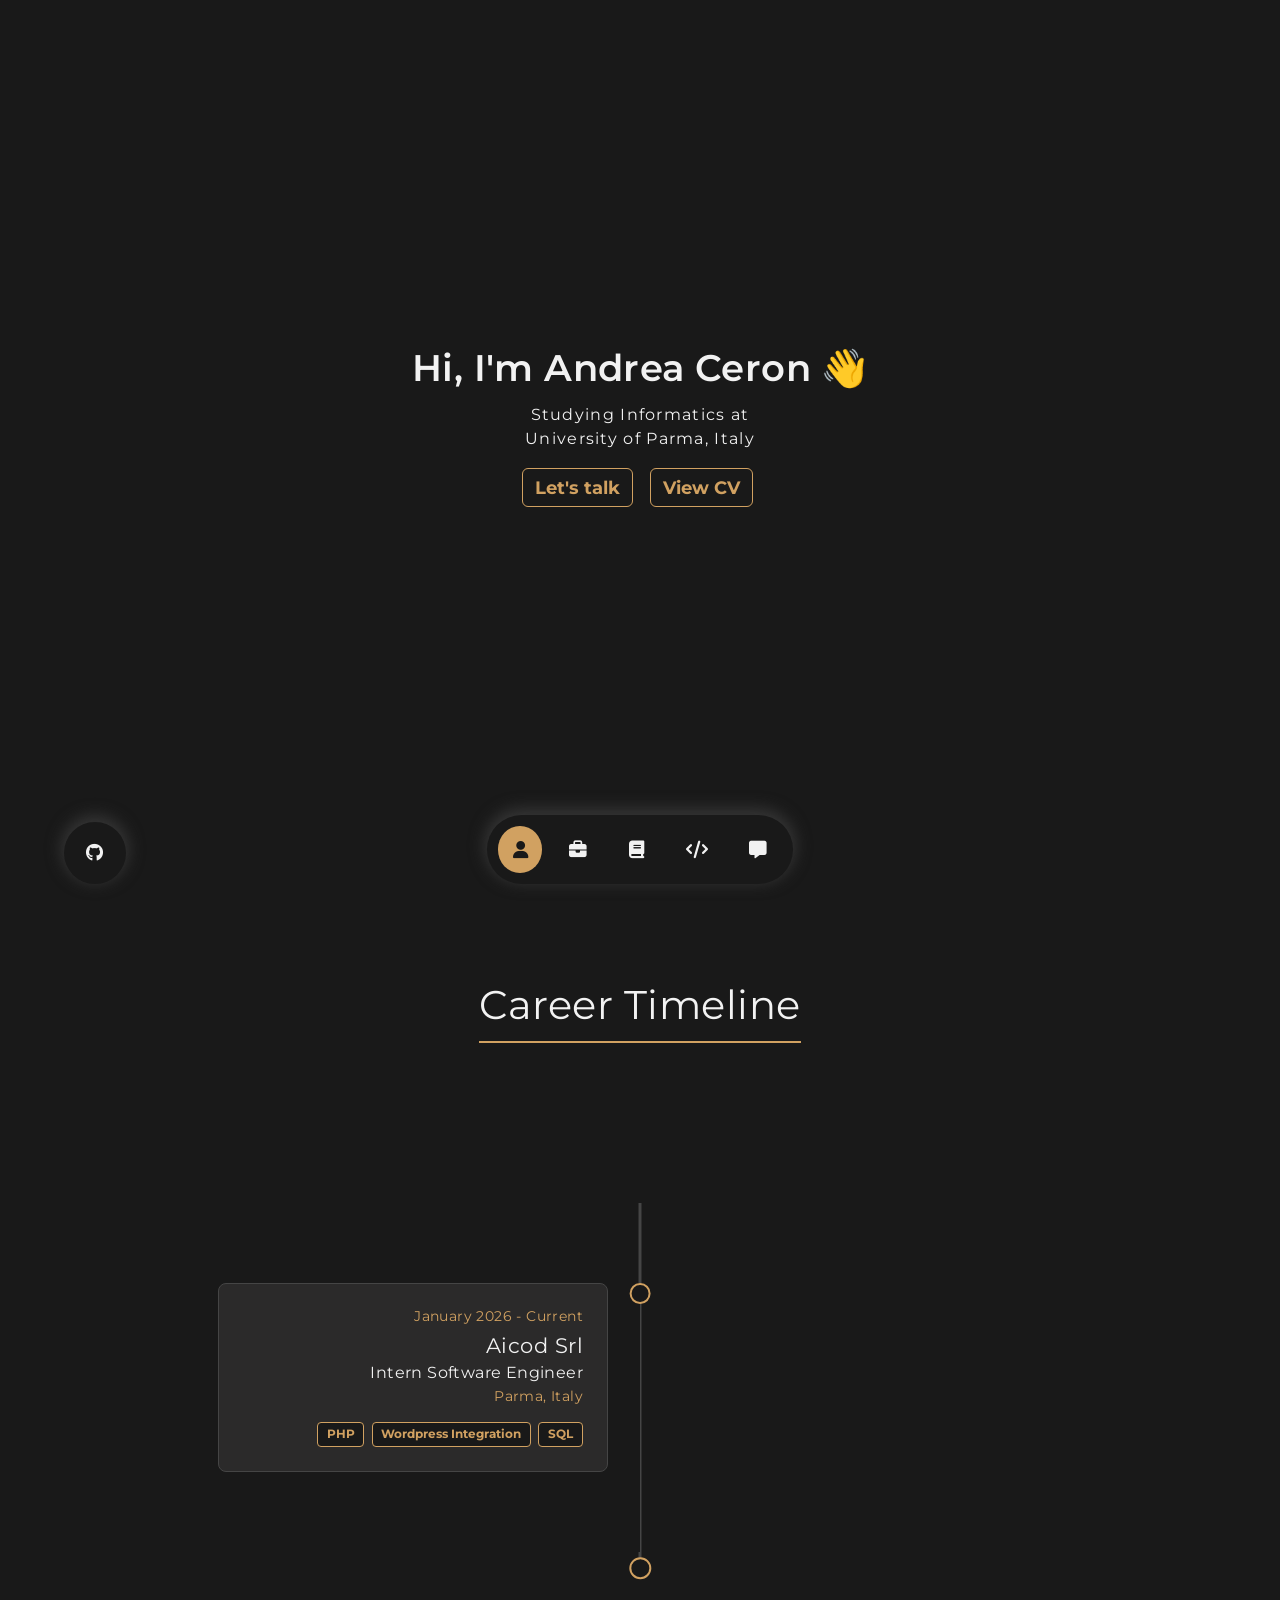
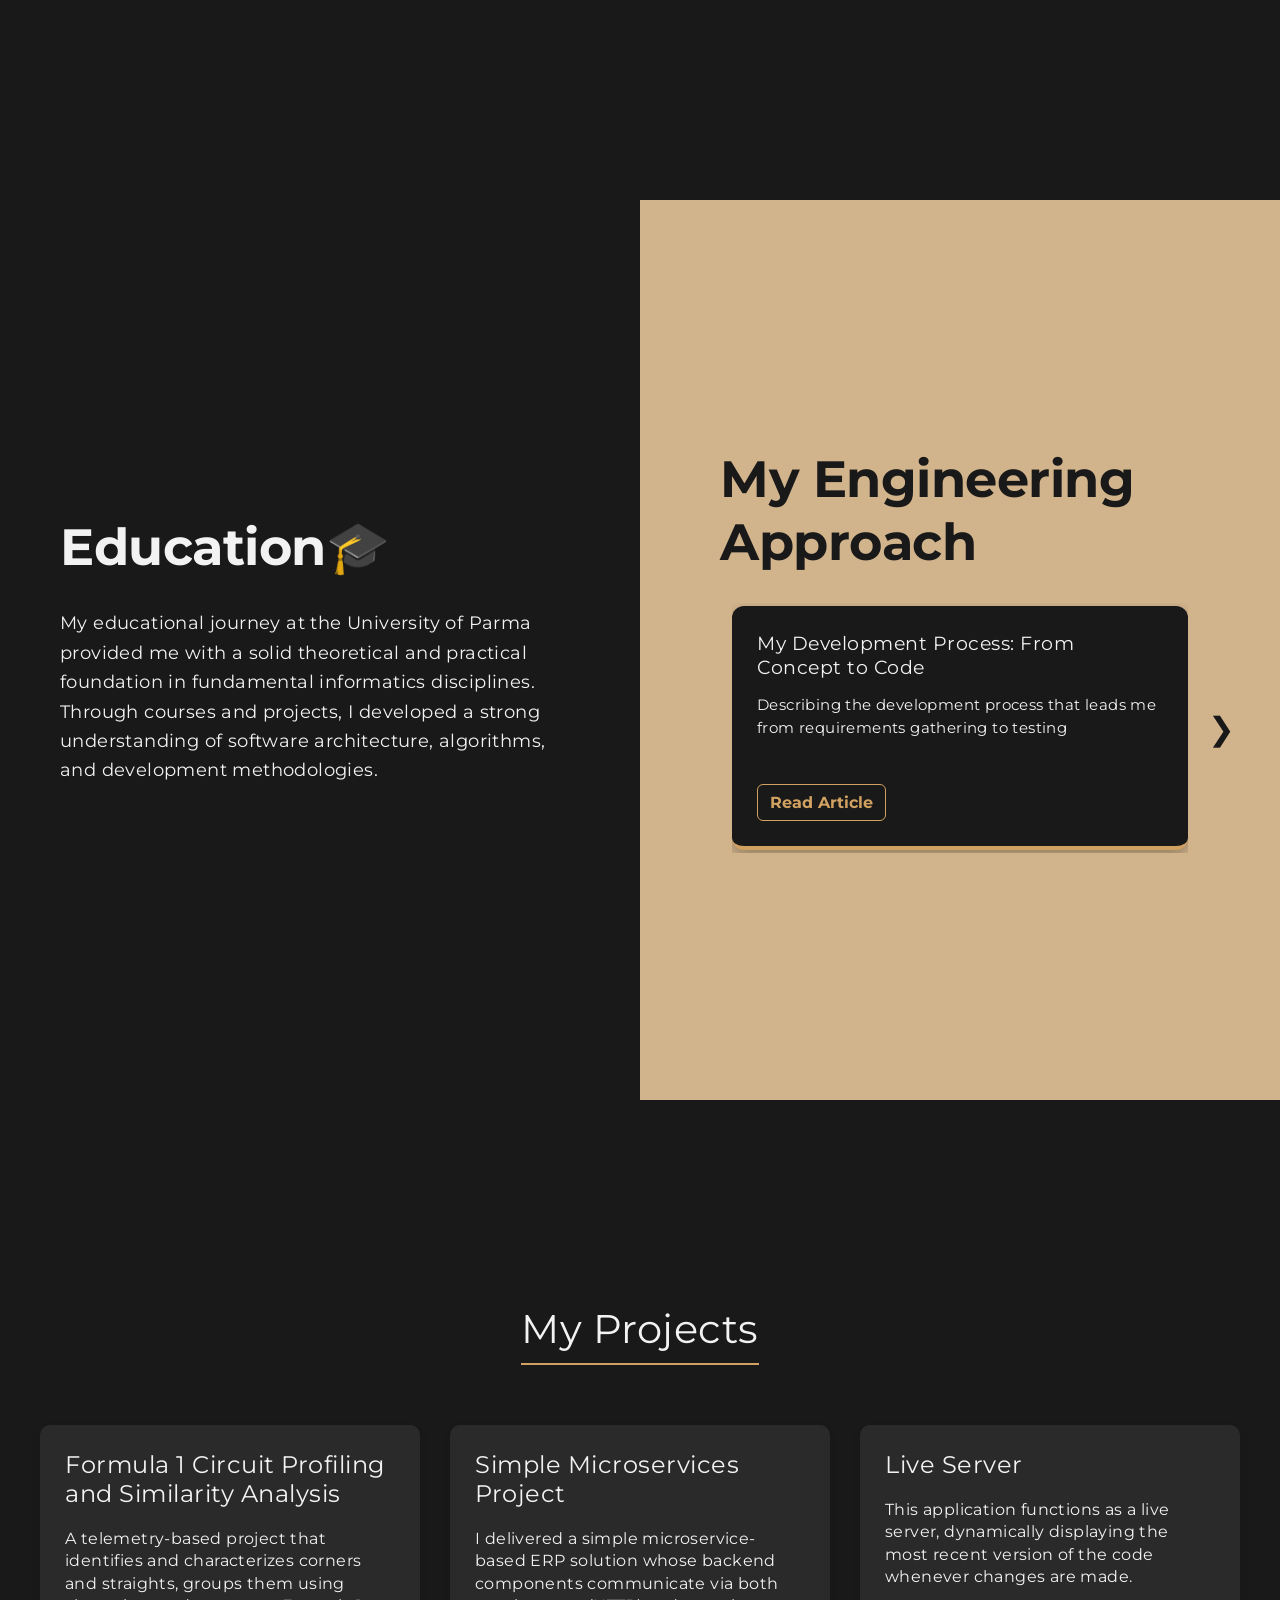
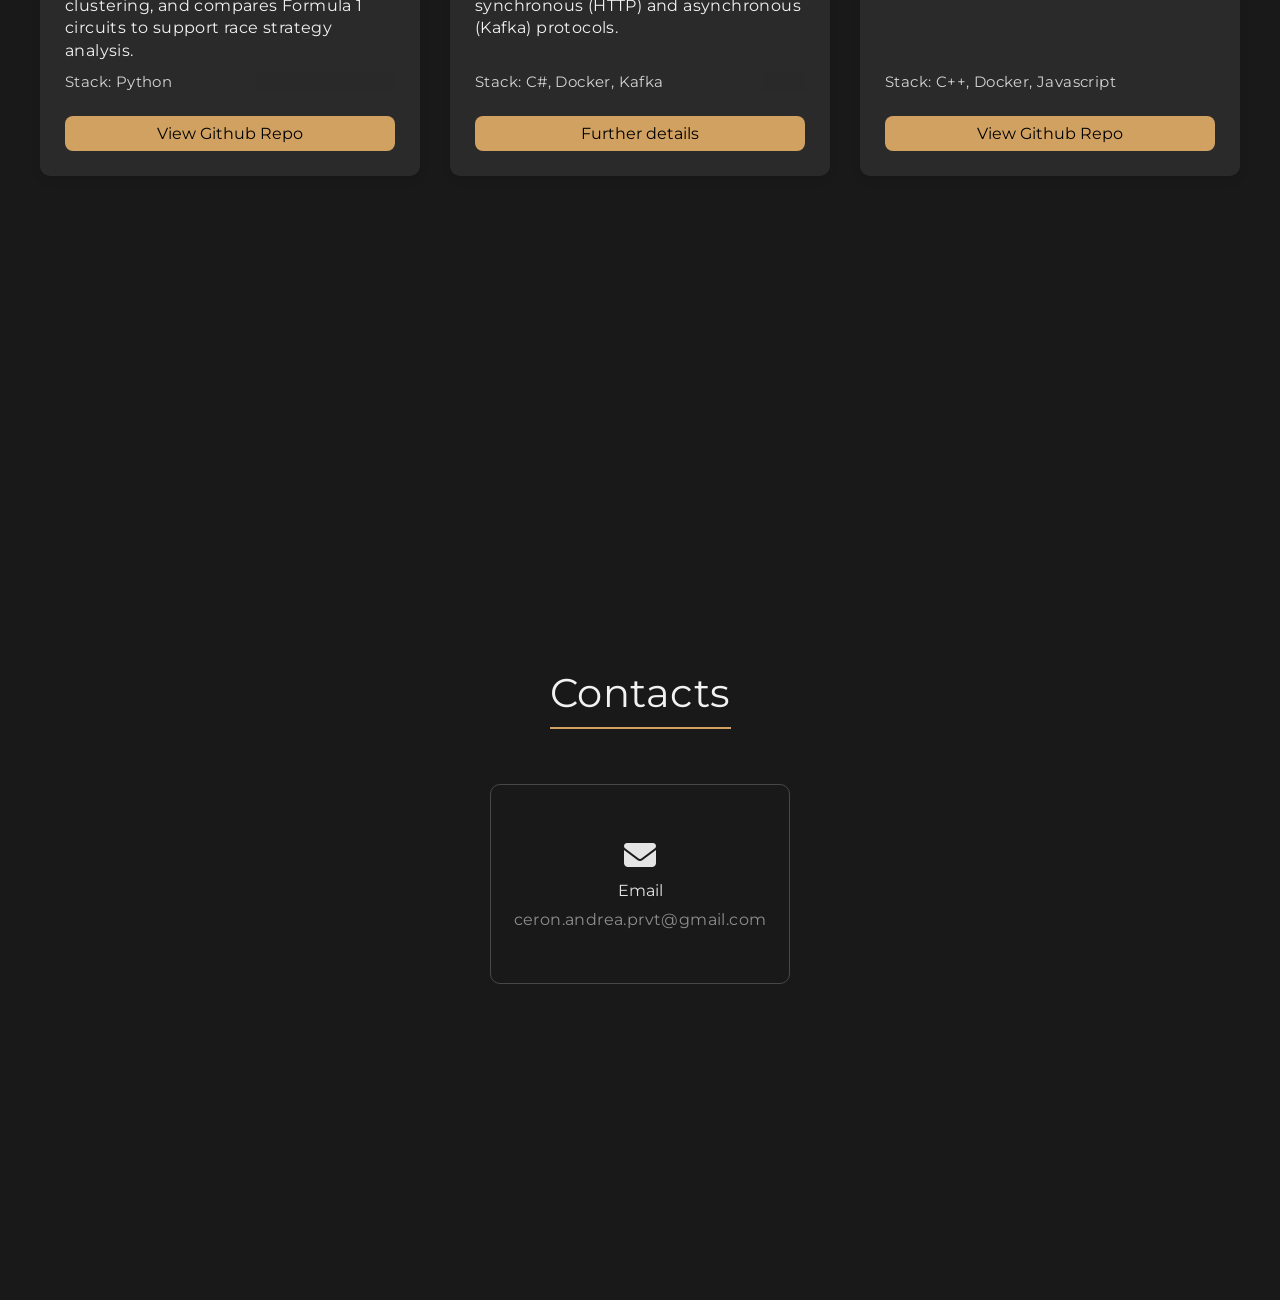
<file: index.html>
<!DOCTYPE html>
<html lang="it">
<head>
    <meta charset="UTF-8">
    <meta name="viewport" content="width=device-width, initial-scale=1.0">
    <title>Andrea Ceron</title>
    <link rel="stylesheet" href="https://cdnjs.cloudflare.com/ajax/libs/font-awesome/6.4.0/css/all.min.css">
    <link rel="stylesheet" href="css/app.css">
</head>
<body>
    <nav id="navbar">
    </nav>
    <main id="app">
    </main>
    <script type="module" src="script/Router.js"></script>

</body>
</html>
</file>
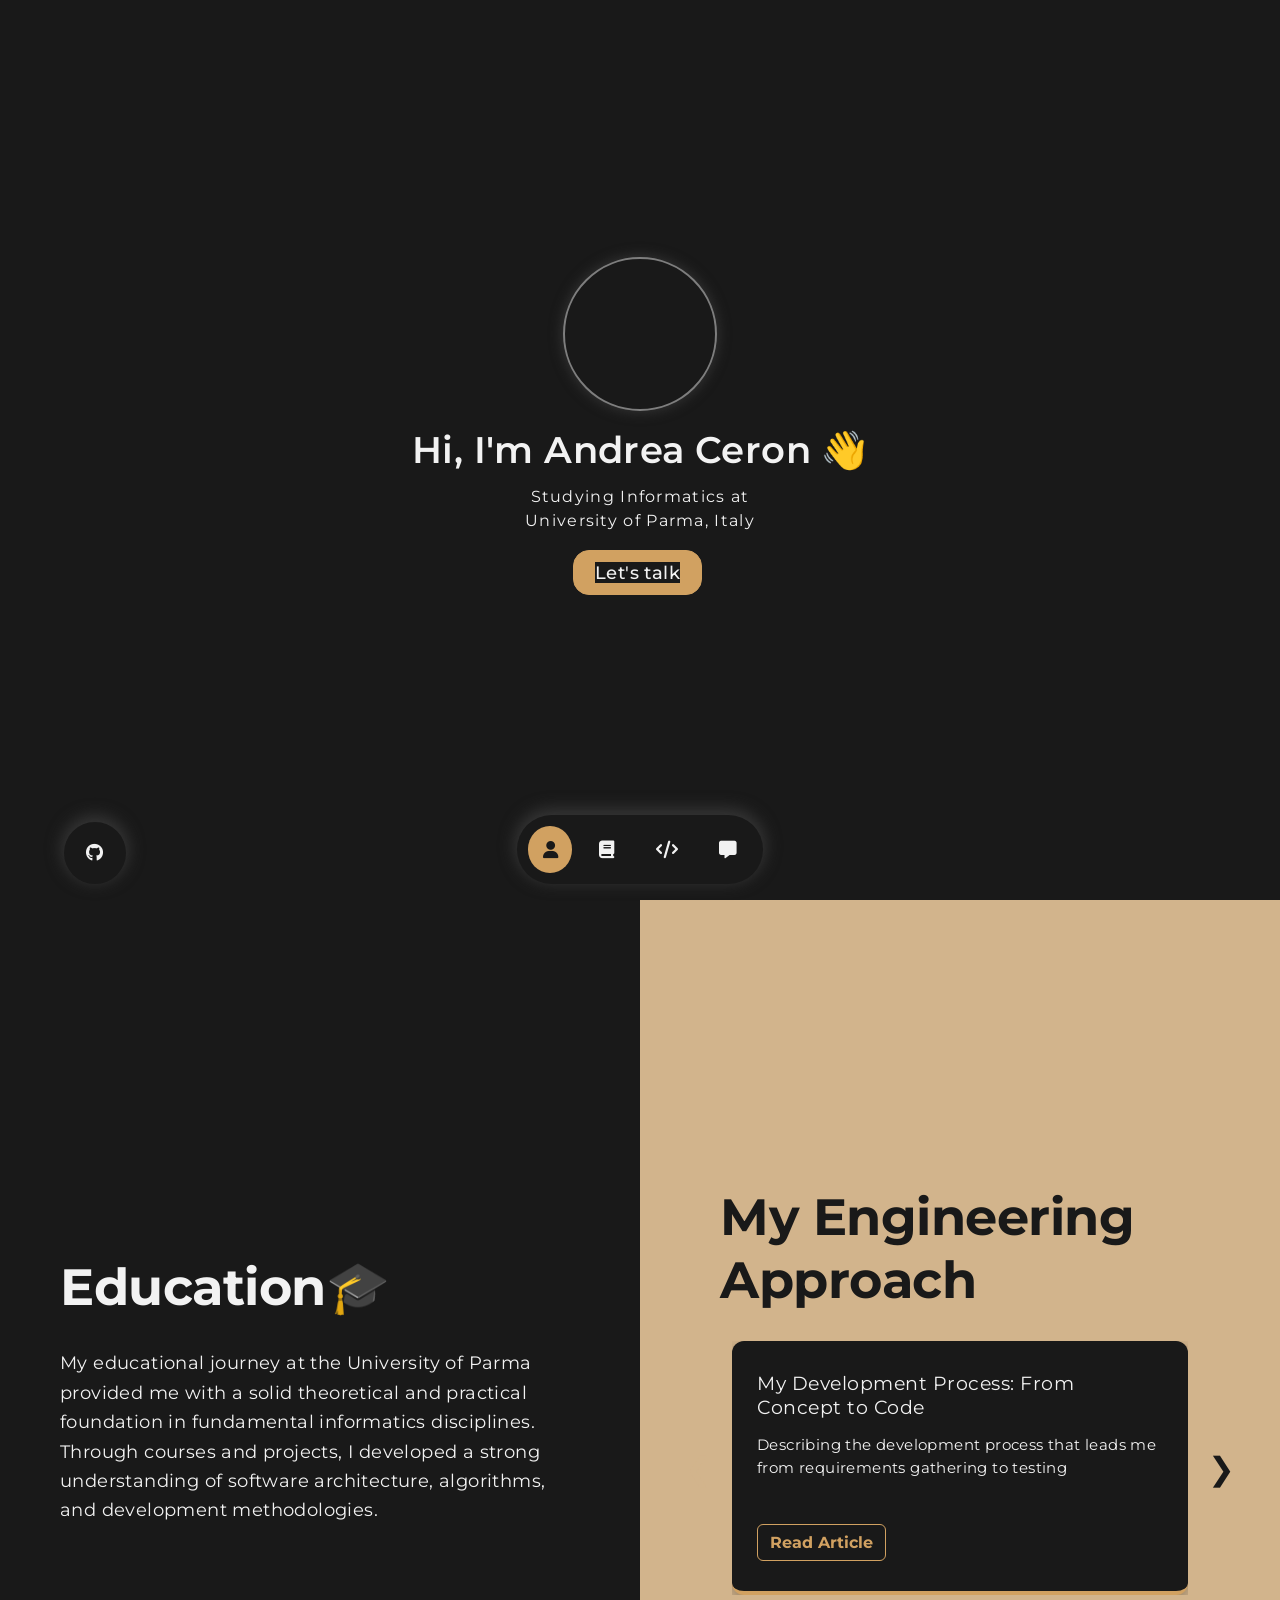
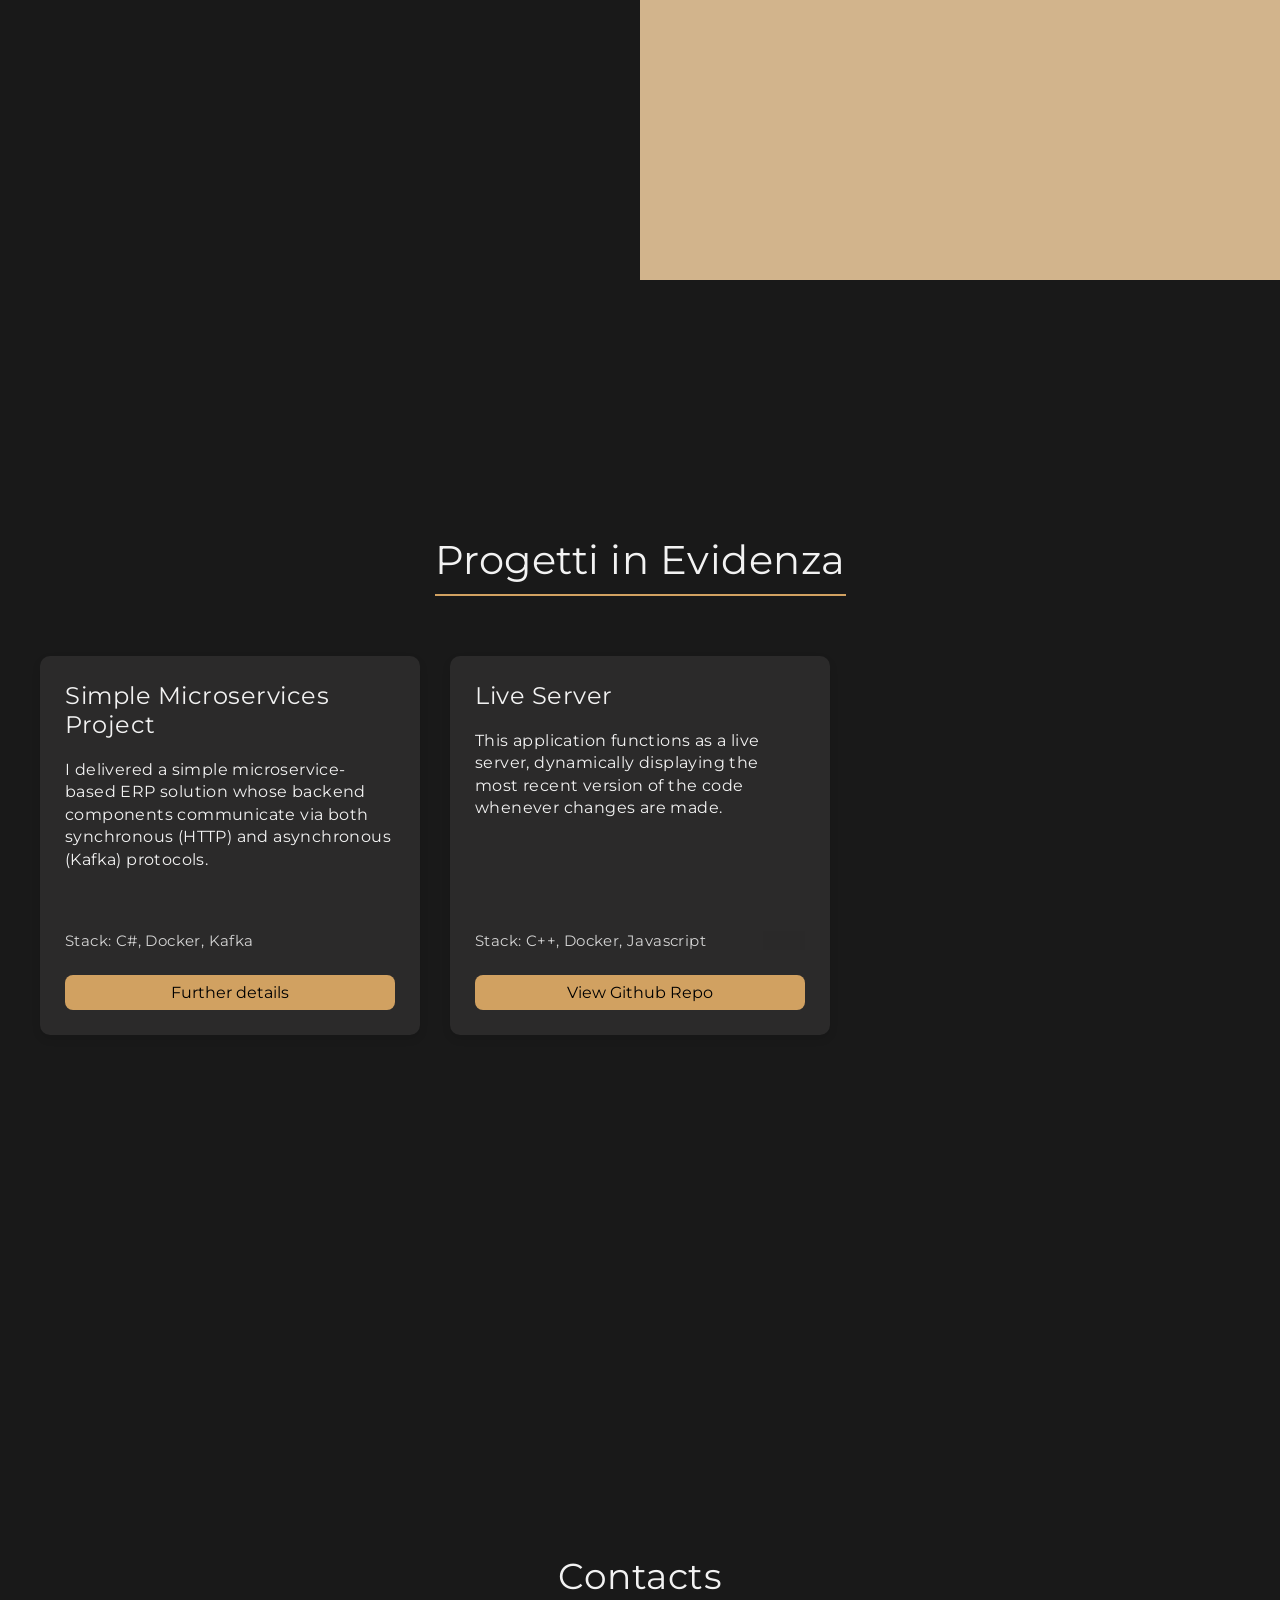
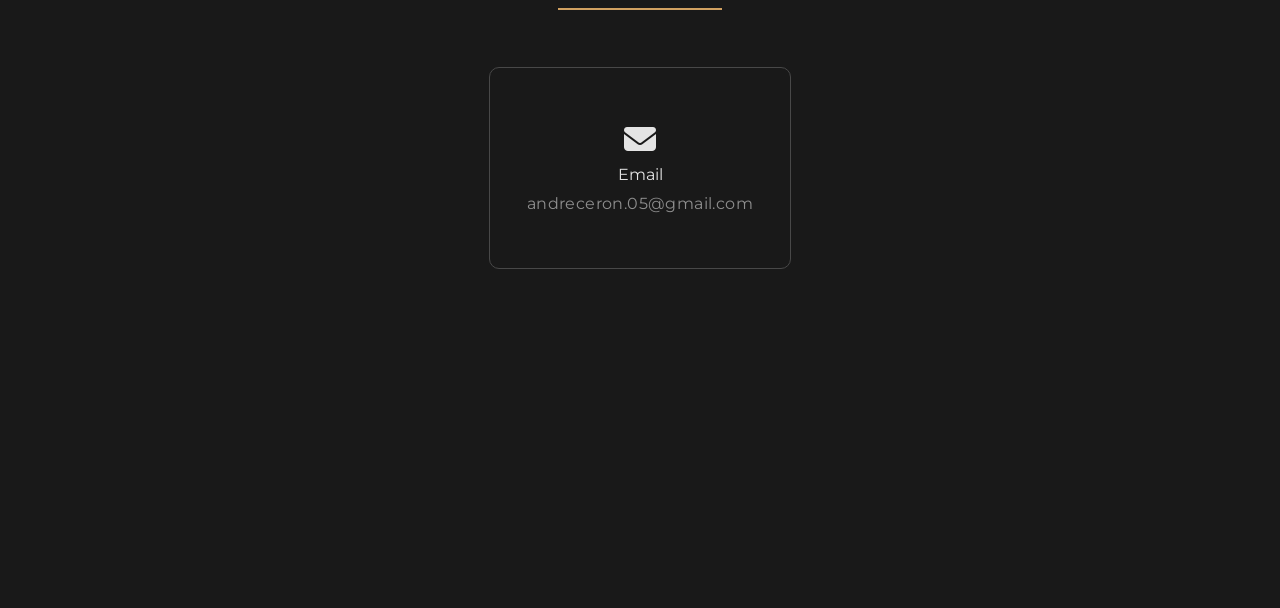
<file: client/index.html>
<!DOCTYPE html>
<html lang="it">
<head>
    <meta charset="UTF-8">
    <meta name="viewport" content="width=device-width, initial-scale=1.0">
    <title>Sito Personale SPA</title>
    <link rel="stylesheet" href="https://cdnjs.cloudflare.com/ajax/libs/font-awesome/6.4.0/css/all.min.css">
</head>
<body>
    <nav id="navbar">
    </nav>
    <main id="app">
    </main>
    <script type="module" src="script/Router.js"></script>
    <link rel="stylesheet" href="css/app.css">

</body>
</html>
</file>
<file: css/app.css>
@import url('https://fonts.googleapis.com/css2?family=Montserrat:wght@400;700&display=swap');


/* Fondamentale per il Responsive Design! */
*,
*::before,
*::after {
  box-sizing: border-box;
}
:root{
    --header-height: 3rem;

    /* ======== COLORS  ========== */
    --hue: 0;
    --sat: 0%;
    --title-color:#f2f2f2;
    --title-color-dark: hsl(var(--hue), var(--sat), 0% );
    --text-color: #f2f2f2;
    --body-color: hsl(var(--hue), var(--sat), 98%);
    --container-color: #191919;
    --light-color: #f2f2f2

    /* ========= Font and Typography */
    --body-font: 'Raleway', sans-serif;
    --montserrat: 'Montserrat', sans-serif;

    /* SIZE */
    --big-font-size: 3.5rem;
    --h1-font-size: 2.25rem;
    --h2-font-size: 1.5rem;
    --h3-font-size: 1.25rem;
    --normal-font-size: 1rem;
    --small-font-size: 0.875rem;
    --smaller-font-size: 0.813rem;
    --tiny-font-size: 0.625rem;

    /* WEIGHT */
    --font-normal: 400;
    --font-medium: 500;
    --font-semi-bold: 600;


    /* ============  Margins bottom */
    --mb-0-25: 0.25rem;
    --mb-0-5: 0.5rem;
    --mb-0-75: 0.75rem;
    --mb-1: 1rem;
    --mb-1-5: 1.5rem;
    --mb-2: 2rem;
    --mb-2-5: 2.5rem;
    --mb-3: 3rem;

    /* ============== z-index ==================*/
    --z-tooltip: 10;
    --z-fixed: 100;
    --z-modal: 1000;
}

@media screen and(max-width: 992px) {
    :root{

        /* SIZE */
        --big-font-size: 2.75rem;
        --h1-font-size: 1.5rem;
        --h2-font-size: 1.25rem;
        --h3-font-size: 1rem;
        --normal-font-size: 0.938rem;
        --small-font-size: 0.813rem;
        --smaller-font-size: 0.75rem;

    }
}


/* ======== BASE ======== */


*{
    margin: 0;
    padding: 0;
    /* box-sizing: border-box; */
    background: #191919;
}

/* ===== Scrollbar CSS ===== */
  /* Firefox */


  /* Chrome, Edge, and Safari */


html{
    scroll-behavior: smooth;

}




body,button,input, textarea{
    font-family: var(--montserrat);
    font-size: var(--normal-font-size);
}

body{
    background-color: var(--body-color);
    color: var(--text-color);
        overflow-x: hidden; 

}

h1,h2,h3{
    color: #f2f2f2;
    font-weight: var(--font-normal);
    font-family: var(--montserrat);
    letter-spacing: .5px;

}
p{
    color: #f2f2f2;
    font-family: var(--montserrat) ;
    letter-spacing: .4px;
}

ul{
    list-style: none;
}

a{
    text-decoration: none;
    color: #454545;
    font-weight: var(--font-normal);
    font-family: var(--montserrat);
}

button{
    cursor: pointer;
    border: none;
    outline: none;

}

img{
    max-width: 100%; 
    height: auto;
}


.section__title{
    font-size: var(--h1-font-size);
    color: var(--title-color);
    letter-spacing: .5px;
}

.section__subtitle{
    display: block;
    font-size: var(--small-font-size);
    margin-bottom: 4rem;
    letter-spacing: .8px;

}

.section__title, .section__subtitle{
    text-align: center;
}




.grid{
    display: grid;
    gap:1.5;
}

/* ===== BUTTONS ======  */
.button{
    display: inline-block;
    background-color: #d1a161;
    color: var(--container-color);
    padding: 0.7rem 1.3rem;
    border-radius: 1rem;
    font-weight:  var(--font-medium);
    transition: .3s;
}

.button:hover{
    background-color: #f2f2f2;


}

.button__icon{
    margin-left: var(--mb-0-5);
}

.button__flex{
    display: inline-flex;
    align-items: center;
}


.footer{
    height: 100px;
}

::-webkit-scrollbar{width:7px}
::-webkit-scrollbar-track{background:#303030;border-radius:0px}
::-webkit-scrollbar-thumb{background:#9b9b9b;border: radius 7px}

/* ---------------------------------- */
/* ======= LAYOUT ======= */
.container{
    max-width: 968px; /* OK per desktop */
    margin-left: auto;
    margin-right: auto;
    /* Aggiungo un padding orizzontale di base per evitare che il contenuto
       tocchi i bordi dello schermo sui desktop più piccoli */
    padding: 0 1.5rem; 
}

/* Modifica la sezione per ridurre il padding su mobile */
.section{
    /* padding: 6rem 0 2rem; - Molto grande per mobile */
    padding: 4rem 0 2rem; /* Leggera riduzione di default */
}

@media screen and (max-width: 768px){
    /* Riduci la larghezza massima del contenitore */


    /* Riduci il padding delle sezioni */
    .section{
        padding: 3rem 0 1.5rem;
    }

    /* Riduci lo spazio sotto il sottotitolo */
    .section__subtitle{
        margin-bottom: 2.5rem; 
    }
}

@media screen and (max-width: 576px){
    
    /* Ridimensionamento Font per Mobile */
    :root{
        /* SIZE */
        --big-font-size: 2rem; 
        --h1-font-size: 1.25rem; /* Titoli di sezione */
        --h2-font-size: 1.1rem; /* Titoli medi */
        --h3-font-size: 0.95rem; /* Titoli piccoli */
        --normal-font-size: 0.9rem; /* Testo del corpo */
        --small-font-size: 0.75rem; 
        --smaller-font-size: 0.68rem;
    }

    /* Rimuovi la larghezza massima sul container, usa i margini */
    .container{
        max-width: initial; /* Lascia che sia il padding a controllare i bordi */
        padding: 0 1rem; /* Riduci il padding laterale a 1rem */
    }
    
    /* Riduzione minima di padding per le sezioni */
    .section{
        padding: 2.5rem 0 1.5rem;
    }
    
    /* Riduci l'altezza dell'header se usi un header fisso */
    :root {
        --header-height: 2.5rem;
    }

    /* Pulsanti più piccoli su mobile */
    .button{
        padding: 0.6rem 1.1rem;
        font-size: var(--small-font-size);
    }
}

@media screen and (max-width: 350px){
    .container {
        padding: 0 0.75rem; /* Margini laterali molto stretti */
    }

    /* Riduci leggermente ancora il font del corpo se necessario */
    :root{
        --normal-font-size: 0.875rem; /* 14px */
    }

    /* Riduci l'immagine (già gestito da max-width: 100% per img) */
}
</file>
<file: client/css/app.css>
@import url('https://fonts.googleapis.com/css2?family=Montserrat:wght@400;700&display=swap');

:root{
    --header-height: 3rem;

    /* ======== COLORS  ========== */
    --hue: 0;
    --sat: 0%;
    --title-color:#f2f2f2;
    --title-color-dark: hsl(var(--hue), var(--sat), 0% );
    --text-color: #f2f2f2;
    --body-color: hsl(var(--hue), var(--sat), 98%);
    --container-color: #191919;
    --light-color: #f2f2f2

    /* ========= Font and Typography */
    --body-font: 'Raleway', sans-serif;
    --montserrat: 'Montserrat', sans-serif;

    /* SIZE */
    --big-font-size: 3.5rem;
    --h1-font-size: 2.25rem;
    --h2-font-size: 1.5rem;
    --h3-font-size: 1.25rem;
    --normal-font-size: 1rem;
    --small-font-size: 0.875rem;
    --smaller-font-size: 0.813rem;
    --tiny-font-size: 0.625rem;

    /* WEIGHT */
    --font-normal: 400;
    --font-medium: 500;
    --font-semi-bold: 600;


    /* ============  Margins bottom */
    --mb-0-25: 0.25rem;
    --mb-0-5: 0.5rem;
    --mb-0-75: 0.75rem;
    --mb-1: 1rem;
    --mb-1-5: 1.5rem;
    --mb-2: 2rem;
    --mb-2-5: 2.5rem;
    --mb-3: 3rem;

    /* ============== z-index ==================*/
    --z-tooltip: 10;
    --z-fixed: 100;
    --z-modal: 1000;
}

@media screen and(max-width: 992px) {
    :root{

        /* SIZE */
        --big-font-size: 2.75rem;
        --h1-font-size: 1.5rem;
        --h2-font-size: 1.25rem;
        --h3-font-size: 1rem;
        --normal-font-size: 0.938rem;
        --small-font-size: 0.813rem;
        --smaller-font-size: 0.75rem;

    }
}


/* ======== BASE ======== */


*{
    margin: 0;
    padding: 0;
    /* box-sizing: border-box; */
    background: #191919;
}

/* ===== Scrollbar CSS ===== */
  /* Firefox */


  /* Chrome, Edge, and Safari */


html{
    scroll-behavior: smooth;

}




body,button,input, textarea{
    font-family: var(--montserrat);
    font-size: var(--normal-font-size);
}

body{
    background-color: var(--body-color);
    color: var(--text-color);
        overflow-x: hidden; 

}

h1,h2,h3{
    color: #f2f2f2;
    font-weight: var(--font-normal);
    font-family: var(--montserrat);
    letter-spacing: .5px;

}
p{
    color: #f2f2f2;
    font-family: var(--montserrat) ;
    letter-spacing: .4px;
}

ul{
    list-style: none;
}

a{
    text-decoration: none;
    color: #454545;
    font-weight: var(--font-normal);
    font-family: var(--montserrat);
}

button{
    cursor: pointer;
    border: none;
    outline: none;

}

img{
    max-width: 100%; 
    height: auto;
}


.section__title{
    font-size: var(--h1-font-size);
    color: var(--title-color);
    letter-spacing: .5px;
}

.section__subtitle{
    display: block;
    font-size: var(--small-font-size);
    margin-bottom: 4rem;
    letter-spacing: .8px;

}

.section__title, .section__subtitle{
    text-align: center;
}




.grid{
    display: grid;
    gap:1.5;
}

/* ===== BUTTONS ======  */
.button{
    display: inline-block;
    background-color: #d1a161;
    color: var(--container-color);
    padding: 0.7rem 1.3rem;
    border-radius: 1rem;
    font-weight:  var(--font-medium);
    transition: .3s;
}

.button:hover{
    background-color: #f2f2f2;


}

.button__icon{
    margin-left: var(--mb-0-5);
}

.button__flex{
    display: inline-flex;
    align-items: center;
}


.footer{
    height: 100px;
}

::-webkit-scrollbar{width:7px}
::-webkit-scrollbar-track{background:#303030;border-radius:0px}
::-webkit-scrollbar-thumb{background:#9b9b9b;border: radius 7px}

/* ---------------------------------- */
/* ======= LAYOUT ======= */
.container{
    max-width: 968px; /* OK per desktop */
    margin-left: auto;
    margin-right: auto;
    /* Aggiungo un padding orizzontale di base per evitare che il contenuto
       tocchi i bordi dello schermo sui desktop più piccoli */
    padding: 0 1.5rem; 
}

/* Modifica la sezione per ridurre il padding su mobile */
.section{
    /* padding: 6rem 0 2rem; - Molto grande per mobile */
    padding: 4rem 0 2rem; /* Leggera riduzione di default */
}

@media screen and (max-width: 768px){
    /* Riduci la larghezza massima del contenitore */


    /* Riduci il padding delle sezioni */
    .section{
        padding: 3rem 0 1.5rem;
    }

    /* Riduci lo spazio sotto il sottotitolo */
    .section__subtitle{
        margin-bottom: 2.5rem; 
    }
}

@media screen and (max-width: 576px){
    
    /* Ridimensionamento Font per Mobile */
    :root{
        /* SIZE */
        --big-font-size: 2rem; 
        --h1-font-size: 1.25rem; /* Titoli di sezione */
        --h2-font-size: 1.1rem; /* Titoli medi */
        --h3-font-size: 0.95rem; /* Titoli piccoli */
        --normal-font-size: 0.9rem; /* Testo del corpo */
        --small-font-size: 0.75rem; 
        --smaller-font-size: 0.68rem;
    }

    /* Rimuovi la larghezza massima sul container, usa i margini */
    .container{
        max-width: initial; /* Lascia che sia il padding a controllare i bordi */
        padding: 0 1rem; /* Riduci il padding laterale a 1rem */
    }
    
    /* Riduzione minima di padding per le sezioni */
    .section{
        padding: 2.5rem 0 1.5rem;
    }
    
    /* Riduci l'altezza dell'header se usi un header fisso */
    :root {
        --header-height: 2.5rem;
    }

    /* Pulsanti più piccoli su mobile */
    .button{
        padding: 0.6rem 1.1rem;
        font-size: var(--small-font-size);
    }
}

@media screen and (max-width: 350px){
    .container {
        padding: 0 0.75rem; /* Margini laterali molto stretti */
    }

    /* Riduci leggermente ancora il font del corpo se necessario */
    :root{
        --normal-font-size: 0.875rem; /* 14px */
    }

    /* Riduci l'immagine (già gestito da max-width: 100% per img) */
}
</file>
